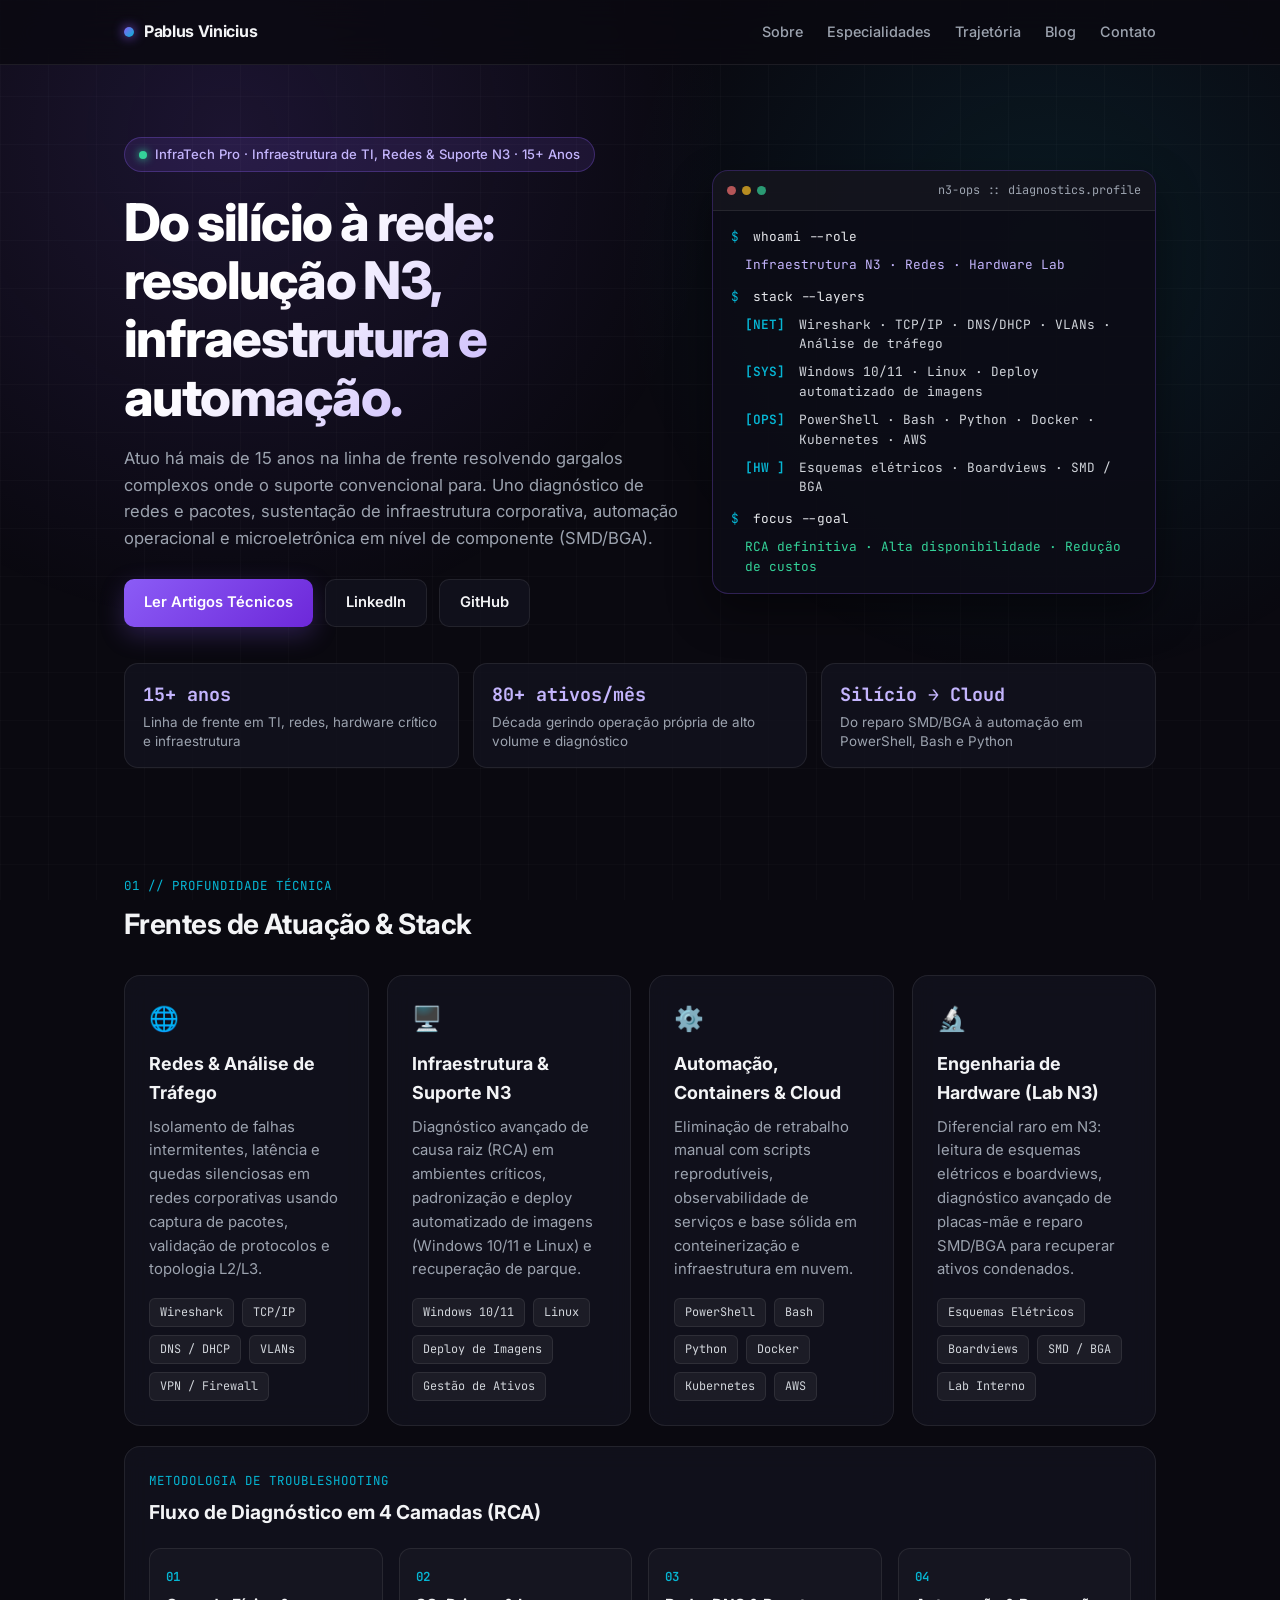
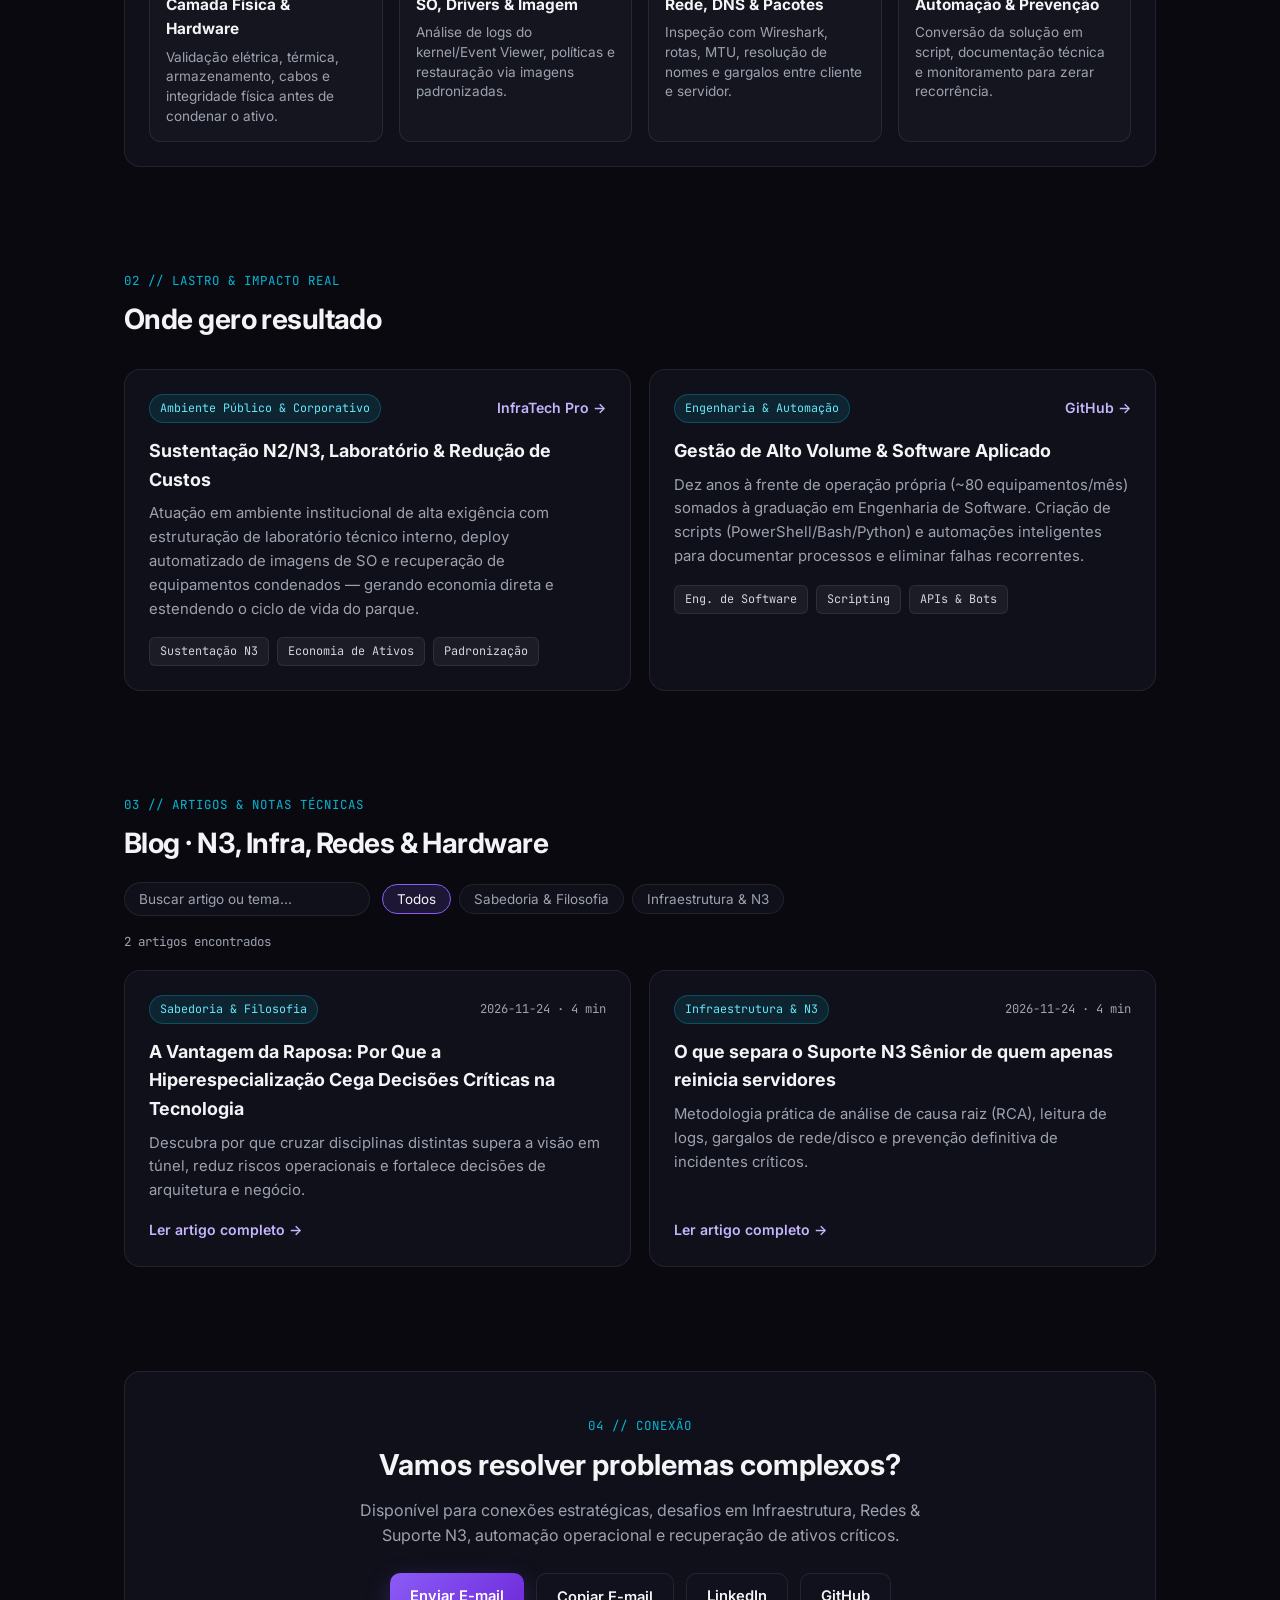
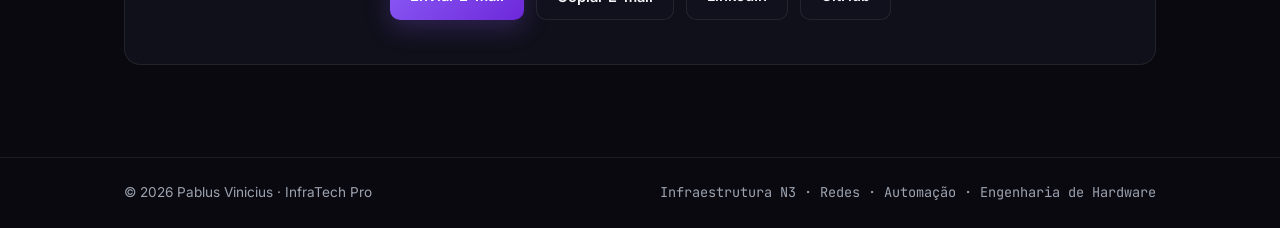
<file: index.html>
<!DOCTYPE html>
<html lang="pt-BR">
<head>
  <meta charset="UTF-8" />
  <meta name="viewport" content="width=device-width, initial-scale=1.0" />
  <title>Pablus Vinicius · Infraestrutura de TI, Redes &amp; Suporte N3</title>
  <meta name="description" content="Pablus Vinicius — Especialista em Infraestrutura de TI, Redes &amp; Suporte N3 com 15+ anos de experiência. Do silício à rede: Wireshark, Linux, Windows, PowerShell, Bash, Python, Docker/AWS e Engenharia de Hardware (SMD/BGA)." />
  <meta name="theme-color" content="#0a0910" />
  <link rel="canonical" href="https://pablusvinii.github.io/" />

  <!-- Open Graph / Social -->
  <meta property="og:type" content="website" />
  <meta property="og:locale" content="pt_BR" />
  <meta property="og:site_name" content="Pablus Vinicius · InfraTech Pro" />
  <meta property="og:title" content="Pablus Vinicius · Infraestrutura de TI, Redes &amp; Suporte N3" />
  <meta property="og:description" content="15+ anos resolvendo gargalos críticos do silício à rede: troubleshooting N3, análise de tráfego com Wireshark, automação operacional e engenharia de hardware." />
  <meta property="og:url" content="https://pablusvinii.github.io/" />
  <meta name="twitter:card" content="summary" />
  <meta name="twitter:title" content="Pablus Vinicius · Infraestrutura de TI, Redes &amp; Suporte N3" />
  <meta name="twitter:description" content="Do silício à rede: resolução N3, redes, automação e engenharia de hardware." />

  <link rel="icon" type="image/svg+xml" href="data:image/svg+xml,%3Csvg xmlns='http://www.w3.org/2000/svg' viewBox='0 0 64 64'%3E%3Crect width='64' height='64' rx='14' fill='%230a0910'/%3E%3Cpath d='M18 20h16a10 10 0 0 1 0 20H24v10h-6V20zm6 6v8h10a4 4 0 0 0 0-8H24z' fill='%238b5cf6'/%3E%3Ccircle cx='46' cy='46' r='5' fill='%2306b6d4'/%3E%3C/svg%3E" />
  <link rel="preconnect" href="https://fonts.googleapis.com" />
  <link rel="preconnect" href="https://fonts.gstatic.com" crossorigin />
  <link href="https://fonts.googleapis.com/css2?family=Inter:wght@400;500;600;700;800&family=JetBrains+Mono:wght@400;500;600&display=swap" rel="stylesheet" />
  <link rel="stylesheet" href="style.css" />
</head>
<body>
  <a href="#main-content" class="skip-link">Pular para o conteúdo</a>
  <div class="bg-glow" aria-hidden="true"></div>

  <header class="navbar">
    <div class="container nav-inner">
      <a href="#sobre" class="brand">
        <span class="brand-dot" aria-hidden="true"></span>
        <span>Pablus Vinicius</span>
      </a>
      <button
        type="button"
        class="nav-toggle"
        id="nav-toggle"
        aria-label="Abrir menu de navegação"
        aria-expanded="false"
        aria-controls="nav-menu"
      >
        <span></span>
        <span></span>
        <span></span>
      </button>
      <nav class="nav-links" id="nav-menu" aria-label="Navegação principal">
        <a href="#sobre">Sobre</a>
        <a href="#stack">Especialidades</a>
        <a href="#projetos">Trajetória</a>
        <a href="#blog">Blog</a>
        <a href="#contato">Contato</a>
      </nav>
    </div>
  </header>

  <main class="container" id="main-content">
    <!-- HERO -->
    <section class="hero" id="sobre">
      <div class="hero-grid">
        <div class="hero-copy">
          <div class="status-pill">
            <span class="pulse-dot" aria-hidden="true"></span>
            InfraTech Pro · Infraestrutura de TI, Redes &amp; Suporte N3 · 15+ Anos
          </div>
          <h1>Do silício à rede: resolução N3, infraestrutura e automação.</h1>
          <p class="hero-sub">
            Atuo há mais de 15 anos na linha de frente resolvendo gargalos complexos onde o suporte convencional para.
            Uno diagnóstico de redes e pacotes, sustentação de infraestrutura corporativa, automação operacional e
            microeletrônica em nível de componente (SMD/BGA).
          </p>
          <div class="hero-actions">
            <a href="#blog" class="btn btn-primary">Ler Artigos Técnicos</a>
            <a href="https://www.linkedin.com/in/pablusvinii/" target="_blank" rel="noopener noreferrer" class="btn btn-ghost">LinkedIn</a>
            <a href="https://github.com/PablusVinii" target="_blank" rel="noopener noreferrer" class="btn btn-ghost">GitHub</a>
          </div>
        </div>

        <aside class="infra-console" aria-label="Resumo técnico de atuação em infraestrutura e redes">
          <div class="console-bar">
            <div class="console-dots" aria-hidden="true">
              <span></span><span></span><span></span>
            </div>
            <span class="mono console-title">n3-ops :: diagnostics.profile</span>
          </div>
          <div class="console-body mono">
            <div class="console-line"><span class="prompt">$</span> whoami --role</div>
            <div class="console-out">Infraestrutura N3 · Redes · Hardware Lab</div>

            <div class="console-line"><span class="prompt">$</span> stack --layers</div>
            <div class="console-kv">
              <span class="kv-key">[NET]</span>
              <span>Wireshark · TCP/IP · DNS/DHCP · VLANs · Análise de tráfego</span>
            </div>
            <div class="console-kv">
              <span class="kv-key">[SYS]</span>
              <span>Windows 10/11 · Linux · Deploy automatizado de imagens</span>
            </div>
            <div class="console-kv">
              <span class="kv-key">[OPS]</span>
              <span>PowerShell · Bash · Python · Docker · Kubernetes · AWS</span>
            </div>
            <div class="console-kv">
              <span class="kv-key">[HW ]</span>
              <span>Esquemas elétricos · Boardviews · SMD / BGA</span>
            </div>

            <div class="console-line"><span class="prompt">$</span> focus --goal</div>
            <div class="console-out accent-out">RCA definitiva · Alta disponibilidade · Redução de custos</div>
          </div>
        </aside>
      </div>

      <div class="metrics-strip">
        <div class="metric-box">
          <span class="metric-value">15+ anos</span>
          <span class="metric-label">Linha de frente em TI, redes, hardware crítico e infraestrutura</span>
        </div>
        <div class="metric-box">
          <span class="metric-value">80+ ativos/mês</span>
          <span class="metric-label">Década gerindo operação própria de alto volume e diagnóstico</span>
        </div>
        <div class="metric-box">
          <span class="metric-value">Silício → Cloud</span>
          <span class="metric-label">Do reparo SMD/BGA à automação em PowerShell, Bash e Python</span>
        </div>
      </div>
    </section>

    <!-- STACK -->
    <section class="section" id="stack">
      <div class="section-header">
        <span class="section-kicker">01 // PROFUNDIDADE TÉCNICA</span>
        <h2>Frentes de Atuação &amp; Stack</h2>
      </div>
      <div class="stack-grid">
        <div class="card stack-card">
          <div class="card-icon" aria-hidden="true">🌐</div>
          <h3>Redes &amp; Análise de Tráfego</h3>
          <p>Isolamento de falhas intermitentes, latência e quedas silenciosas em redes corporativas usando captura de pacotes, validação de protocolos e topologia L2/L3.</p>
          <div class="tags">
            <span>Wireshark</span><span>TCP/IP</span><span>DNS / DHCP</span><span>VLANs</span><span>VPN / Firewall</span>
          </div>
        </div>
        <div class="card stack-card">
          <div class="card-icon" aria-hidden="true">🖥️</div>
          <h3>Infraestrutura &amp; Suporte N3</h3>
          <p>Diagnóstico avançado de causa raiz (RCA) em ambientes críticos, padronização e deploy automatizado de imagens (Windows 10/11 e Linux) e recuperação de parque.</p>
          <div class="tags">
            <span>Windows 10/11</span><span>Linux</span><span>Deploy de Imagens</span><span>Gestão de Ativos</span>
          </div>
        </div>
        <div class="card stack-card">
          <div class="card-icon" aria-hidden="true">⚙️</div>
          <h3>Automação, Containers &amp; Cloud</h3>
          <p>Eliminação de retrabalho manual com scripts reprodutíveis, observabilidade de serviços e base sólida em conteinerização e infraestrutura em nuvem.</p>
          <div class="tags">
            <span>PowerShell</span><span>Bash</span><span>Python</span><span>Docker</span><span>Kubernetes</span><span>AWS</span>
          </div>
        </div>
        <div class="card stack-card">
          <div class="card-icon" aria-hidden="true">🔬</div>
          <h3>Engenharia de Hardware (Lab N3)</h3>
          <p>Diferencial raro em N3: leitura de esquemas elétricos e boardviews, diagnóstico avançado de placas-mãe e reparo SMD/BGA para recuperar ativos condenados.</p>
          <div class="tags">
            <span>Esquemas Elétricos</span><span>Boardviews</span><span>SMD / BGA</span><span>Lab Interno</span>
          </div>
        </div>
      </div>

      <!-- METODOLOGIA N3 -->
      <div class="rca-panel card">
        <div class="rca-header">
          <span class="section-kicker">METODOLOGIA DE TROUBLESHOOTING</span>
          <h3>Fluxo de Diagnóstico em 4 Camadas (RCA)</h3>
        </div>
        <div class="rca-grid">
          <div class="rca-step">
            <span class="rca-num mono">01</span>
            <h4>Camada Física &amp; Hardware</h4>
            <p>Validação elétrica, térmica, armazenamento, cabos e integridade física antes de condenar o ativo.</p>
          </div>
          <div class="rca-step">
            <span class="rca-num mono">02</span>
            <h4>SO, Drivers &amp; Imagem</h4>
            <p>Análise de logs do kernel/Event Viewer, políticas e restauração via imagens padronizadas.</p>
          </div>
          <div class="rca-step">
            <span class="rca-num mono">03</span>
            <h4>Rede, DNS &amp; Pacotes</h4>
            <p>Inspeção com Wireshark, rotas, MTU, resolução de nomes e gargalos entre cliente e servidor.</p>
          </div>
          <div class="rca-step">
            <span class="rca-num mono">04</span>
            <h4>Automação &amp; Prevenção</h4>
            <p>Conversão da solução em script, documentação técnica e monitoramento para zerar recorrência.</p>
          </div>
        </div>
      </div>
    </section>

    <!-- TRAJETÓRIA & IMPACTO -->
    <section class="section" id="projetos">
      <div class="section-header">
        <span class="section-kicker">02 // LASTRO &amp; IMPACTO REAL</span>
        <h2>Onde gero resultado</h2>
      </div>
      <div class="projects-grid">
        <article class="card project-card">
          <div class="project-top">
            <span class="project-badge">Ambiente Público &amp; Corporativo</span>
            <a href="https://www.linkedin.com/company/infratech-pro/" target="_blank" rel="noopener noreferrer" class="project-link">InfraTech Pro →</a>
          </div>
          <h3>Sustentação N2/N3, Laboratório &amp; Redução de Custos</h3>
          <p>Atuação em ambiente institucional de alta exigência com estruturação de laboratório técnico interno, deploy automatizado de imagens de SO e recuperação de equipamentos condenados — gerando economia direta e estendendo o ciclo de vida do parque.</p>
          <div class="tags">
            <span>Sustentação N3</span><span>Economia de Ativos</span><span>Padronização</span>
          </div>
        </article>

        <article class="card project-card">
          <div class="project-top">
            <span class="project-badge">Engenharia &amp; Automação</span>
            <a href="https://github.com/PablusVinii/autoinsta" target="_blank" rel="noopener noreferrer" class="project-link">GitHub →</a>
          </div>
          <h3>Gestão de Alto Volume &amp; Software Aplicado</h3>
          <p>Dez anos à frente de operação própria (~80 equipamentos/mês) somados à graduação em Engenharia de Software. Criação de scripts (PowerShell/Bash/Python) e automações inteligentes para documentar processos e eliminar falhas recorrentes.</p>
          <div class="tags">
            <span>Eng. de Software</span><span>Scripting</span><span>APIs &amp; Bots</span>
          </div>
        </article>
      </div>
    </section>

    <!-- BLOG -->
    <section class="section" id="blog">
      <div class="section-header blog-header">
        <div>
          <span class="section-kicker">03 // ARTIGOS &amp; NOTAS TÉCNICAS</span>
          <h2>Blog · N3, Infra, Redes &amp; Hardware</h2>
        </div>
        <div class="blog-controls">
          <div class="search-wrap">
            <label for="blog-search" class="sr-only">Buscar artigos</label>
            <input
              type="search"
              id="blog-search"
              class="blog-search"
              placeholder="Buscar artigo ou tema..."
              autocomplete="off"
            />
          </div>
          <div class="filter-bar" id="blog-filters" role="group" aria-label="Filtrar artigos por categoria">
            <button type="button" class="filter-btn active" data-cat="all" aria-pressed="true">Todos</button>
          </div>
        </div>
      </div>

      <p class="blog-count mono" id="blog-count" aria-live="polite"></p>

      <div class="blog-grid" id="blog-list">
        <div class="card loading-card">Carregando artigos...</div>
      </div>
    </section>

    <!-- CONTATO -->
    <section class="section contact-section" id="contato">
      <div class="card contact-card">
        <span class="section-kicker">04 // CONEXÃO</span>
        <h2>Vamos resolver problemas complexos?</h2>
        <p>Disponível para conexões estratégicas, desafios em Infraestrutura, Redes &amp; Suporte N3, automação operacional e recuperação de ativos críticos.</p>
        <div class="hero-actions">
          <a href="mailto:pablus.vinicius@live.com" class="btn btn-primary">Enviar E-mail</a>
          <button type="button" class="btn btn-ghost" id="copy-email-btn" data-email="pablus.vinicius@live.com">Copiar E-mail</button>
          <a href="https://www.linkedin.com/in/pablusvinii/" target="_blank" rel="noopener noreferrer" class="btn btn-ghost">LinkedIn</a>
          <a href="https://github.com/PablusVinii" target="_blank" rel="noopener noreferrer" class="btn btn-ghost">GitHub</a>
        </div>
      </div>
    </section>
  </main>

  <footer class="footer">
    <div class="container footer-inner">
      <span>© 2026 Pablus Vinicius · InfraTech Pro</span>
      <span class="mono">Infraestrutura N3 · Redes · Automação · Engenharia de Hardware</span>
    </div>
  </footer>

  <script>
    // Menu mobile
    (function setupNav() {
      const toggle = document.getElementById('nav-toggle');
      const menu = document.getElementById('nav-menu');
      if (!toggle || !menu) return;

      toggle.addEventListener('click', () => {
        const isOpen = menu.classList.toggle('is-open');
        toggle.setAttribute('aria-expanded', String(isOpen));
      });

      menu.querySelectorAll('a').forEach(link => {
        link.addEventListener('click', () => {
          menu.classList.remove('is-open');
          toggle.setAttribute('aria-expanded', 'false');
        });
      });
    })();

    // Copiar e-mail com feedback
    (function setupCopyEmail() {
      const btn = document.getElementById('copy-email-btn');
      if (!btn || !navigator.clipboard) return;
      btn.addEventListener('click', async () => {
        const email = btn.dataset.email;
        const original = btn.textContent;
        try {
          await navigator.clipboard.writeText(email);
          btn.textContent = 'E-mail copiado!';
          setTimeout(() => { btn.textContent = original; }, 2200);
        } catch {
          btn.textContent = email;
        }
      });
    })();

    function escapeHtml(str) {
      return String(str ?? '').replace(/[&<>"']/g, s => ({
        '&': '&amp;', '<': '&lt;', '>': '&gt;', '"': '&quot;', "'": '&#39;'
      }[s]));
    }

    async function loadBlog() {
      const container = document.getElementById('blog-list');
      const filterBar = document.getElementById('blog-filters');
      const searchInput = document.getElementById('blog-search');
      const countEl = document.getElementById('blog-count');

      try {
        const res = await fetch('posts/index.json?t=' + Date.now());
        if (!res.ok) throw new Error('Falha ao carregar posts');
        const posts = await res.json();

        if (!Array.isArray(posts) || !posts.length) {
          countEl.textContent = '';
          container.innerHTML = '<div class="card">Nenhum artigo publicado ainda.</div>';
          return;
        }

        const cats = [...new Set(posts.map(p => p.category).filter(Boolean))];
        cats.forEach(cat => {
          const btn = document.createElement('button');
          btn.type = 'button';
          btn.className = 'filter-btn';
          btn.dataset.cat = cat;
          btn.setAttribute('aria-pressed', 'false');
          btn.textContent = cat;
          filterBar.appendChild(btn);
        });

        let activeCat = 'all';
        let queryText = '';

        function render() {
          const q = queryText.trim().toLowerCase();
          const filtered = posts.filter(p => {
            const matchCat = activeCat === 'all' || p.category === activeCat;
            if (!matchCat) return false;
            if (!q) return true;
            const hay = `${p.title || ''} ${p.excerpt || ''} ${p.category || ''}`.toLowerCase();
            return hay.includes(q);
          });

          countEl.textContent = `${filtered.length} ${filtered.length === 1 ? 'artigo encontrado' : 'artigos encontrados'}`;

          if (!filtered.length) {
            container.innerHTML = '<div class="card">Nenhum artigo corresponde ao filtro atual.</div>';
            return;
          }

          container.innerHTML = filtered.map(post => `
            <a href="post.html?slug=${encodeURIComponent(post.slug || '')}" class="card blog-card">
              ${post.cover ? `<img src="${escapeHtml(post.cover)}" alt="${escapeHtml(post.title)}" class="blog-card-cover" loading="lazy" />` : ''}
              <div class="blog-meta">
                <span class="project-badge">${escapeHtml(post.category || 'Infraestrutura')}</span>
                <span class="mono date-text">${escapeHtml(post.date || '')} · ${escapeHtml(post.readTime || '3 min')}</span>
              </div>
              <h3>${escapeHtml(post.title)}</h3>
              <p>${escapeHtml(post.excerpt || '')}</p>
              <span class="read-more">Ler artigo completo →</span>
            </a>
          `).join('');
        }

        filterBar.addEventListener('click', (e) => {
          const btn = e.target.closest('.filter-btn');
          if (!btn) return;
          filterBar.querySelectorAll('.filter-btn').forEach(b => {
            b.classList.remove('active');
            b.setAttribute('aria-pressed', 'false');
          });
          btn.classList.add('active');
          btn.setAttribute('aria-pressed', 'true');
          activeCat = btn.dataset.cat || 'all';
          render();
        });

        if (searchInput) {
          searchInput.addEventListener('input', (e) => {
            queryText = e.target.value || '';
            render();
          });
        }

        render();
      } catch (err) {
        countEl.textContent = '';
        container.innerHTML = '<div class="card">Não foi possível carregar os artigos no momento.</div>';
      }
    }

    loadBlog();
  </script>
</body>
</html>
</file>
<file: style.css>
:root {
  --bg: #0a0910;
  --surface: rgba(20, 19, 32, 0.74);
  --surface-hover: rgba(30, 28, 48, 0.92);
  --border: rgba(255, 255, 255, 0.08);
  --border-hover: rgba(139, 92, 246, 0.45);
  --text: #f3f4f6;
  --muted: #9ca3af;
  --accent: #8b5cf6;
  --accent-2: #06b6d4;
}

* {
  box-sizing: border-box;
  margin: 0;
  padding: 0;
}

html {
  scroll-behavior: smooth;
}

body {
  font-family: 'Inter', -apple-system, BlinkMacSystemFont, sans-serif;
  background-color: var(--bg);
  color: var(--text);
  line-height: 1.6;
  min-height: 100vh;
  overflow-x: hidden;
}

:focus-visible {
  outline: 2px solid var(--accent-2);
  outline-offset: 3px;
}

.sr-only {
  position: absolute;
  width: 1px;
  height: 1px;
  padding: 0;
  margin: -1px;
  overflow: hidden;
  clip: rect(0, 0, 0, 0);
  white-space: nowrap;
  border: 0;
}

.skip-link {
  position: absolute;
  left: -9999px;
  top: 12px;
  z-index: 100;
  background: var(--accent);
  color: #fff;
  padding: 8px 14px;
  border-radius: 8px;
  font-size: 0.85rem;
  font-weight: 600;
  text-decoration: none;
}

.skip-link:focus {
  left: 16px;
}

.bg-glow {
  position: fixed;
  inset: 0;
  pointer-events: none;
  z-index: -1;
  background:
    radial-gradient(circle at 18% 15%, rgba(139, 92, 246, 0.14), transparent 38%),
    radial-gradient(circle at 82% 28%, rgba(6, 182, 212, 0.10), transparent 35%),
    linear-gradient(to bottom, rgba(255, 255, 255, 0.02) 1px, transparent 1px),
    linear-gradient(to right, rgba(255, 255, 255, 0.02) 1px, transparent 1px);
  background-size: 100% 100%, 100% 100%, 48px 48px, 48px 48px;
}

.mono {
  font-family: 'JetBrains Mono', monospace;
}

.container {
  max-width: 1080px;
  margin: 0 auto;
  padding: 0 24px;
}

/* NAVBAR */
.navbar {
  position: sticky;
  top: 0;
  z-index: 50;
  backdrop-filter: blur(16px);
  background: rgba(10, 9, 16, 0.82);
  border-bottom: 1px solid var(--border);
}

.nav-inner {
  display: flex;
  align-items: center;
  justify-content: space-between;
  min-height: 64px;
  position: relative;
}

.brand {
  display: inline-flex;
  align-items: center;
  gap: 10px;
  color: var(--text);
  text-decoration: none;
  font-weight: 700;
  font-size: 1rem;
  letter-spacing: -0.02em;
}

.brand-dot {
  width: 10px;
  height: 10px;
  border-radius: 50%;
  background: linear-gradient(135deg, var(--accent), var(--accent-2));
  box-shadow: 0 0 12px var(--accent);
}

.nav-links {
  display: flex;
  gap: 24px;
}

.nav-links a {
  color: var(--muted);
  text-decoration: none;
  font-size: 0.9rem;
  font-weight: 500;
  transition: color 0.2s;
}

.nav-links a:hover {
  color: var(--text);
}

.nav-toggle {
  display: none;
  flex-direction: column;
  justify-content: center;
  gap: 5px;
  width: 38px;
  height: 38px;
  padding: 8px;
  background: var(--surface);
  border: 1px solid var(--border);
  border-radius: 10px;
  cursor: pointer;
}

.nav-toggle span {
  display: block;
  width: 100%;
  height: 2px;
  background: var(--text);
  border-radius: 2px;
}

/* HERO */
.hero {
  padding: 72px 0 56px;
}

.hero-grid {
  display: grid;
  grid-template-columns: minmax(0, 1.2fr) minmax(0, 0.95fr);
  gap: 28px;
  align-items: center;
}

.status-pill {
  display: inline-flex;
  align-items: center;
  gap: 8px;
  padding: 6px 14px;
  border-radius: 999px;
  background: rgba(139, 92, 246, 0.12);
  border: 1px solid rgba(139, 92, 246, 0.3);
  color: #c4b5fd;
  font-size: 0.82rem;
  font-weight: 500;
  margin-bottom: 22px;
}

.pulse-dot {
  width: 8px;
  height: 8px;
  border-radius: 50%;
  background: #34d399;
  box-shadow: 0 0 8px #34d399;
  flex-shrink: 0;
}

.hero h1 {
  font-size: clamp(2rem, 4.3vw, 3.25rem);
  font-weight: 800;
  line-height: 1.12;
  letter-spacing: -0.03em;
  margin-bottom: 18px;
  background: linear-gradient(135deg, #ffffff 30%, #a78bfa 100%);
  -webkit-background-clip: text;
  -webkit-text-fill-color: transparent;
}

.hero-sub {
  font-size: 1.04rem;
  color: var(--muted);
  max-width: 620px;
  margin-bottom: 28px;
}

.hero-actions {
  display: flex;
  flex-wrap: wrap;
  gap: 12px;
}

.btn {
  display: inline-flex;
  align-items: center;
  justify-content: center;
  padding: 11px 20px;
  border-radius: 10px;
  font-family: inherit;
  font-size: 0.92rem;
  font-weight: 600;
  text-decoration: none;
  transition: transform 0.15s, border-color 0.2s, background 0.2s;
  cursor: pointer;
  border: none;
}

.btn:hover {
  transform: translateY(-1px);
}

.btn-primary {
  background: linear-gradient(135deg, var(--accent), #6d28d9);
  color: #fff;
  box-shadow: 0 8px 24px rgba(139, 92, 246, 0.25);
}

.btn-ghost {
  background: var(--surface);
  color: var(--text);
  border: 1px solid var(--border);
}

.btn-ghost:hover {
  border-color: var(--border-hover);
}

/* INFRA TERMINAL CONSOLE */
.infra-console {
  background: rgba(13, 12, 22, 0.92);
  border: 1px solid rgba(139, 92, 246, 0.28);
  border-radius: 16px;
  overflow: hidden;
  box-shadow: 0 18px 44px rgba(0, 0, 0, 0.45);
}

.console-bar {
  display: flex;
  align-items: center;
  justify-content: space-between;
  padding: 10px 14px;
  background: rgba(255, 255, 255, 0.03);
  border-bottom: 1px solid var(--border);
}

.console-dots {
  display: flex;
  gap: 6px;
}

.console-dots span {
  width: 9px;
  height: 9px;
  border-radius: 50%;
  background: rgba(255, 255, 255, 0.18);
}

.console-dots span:nth-child(1) { background: rgba(248, 113, 113, 0.7); }
.console-dots span:nth-child(2) { background: rgba(251, 191, 36, 0.7); }
.console-dots span:nth-child(3) { background: rgba(52, 211, 153, 0.7); }

.console-title {
  font-size: 0.74rem;
  color: var(--muted);
}

.console-body {
  padding: 16px 18px;
  font-size: 0.8rem;
  line-height: 1.55;
  display: flex;
  flex-direction: column;
  gap: 8px;
}

.console-line {
  color: #e5e7eb;
  margin-top: 4px;
}

.console-line:first-child {
  margin-top: 0;
}

.prompt {
  color: var(--accent-2);
  margin-right: 6px;
}

.console-out {
  color: #c4b5fd;
  padding-left: 14px;
}

.accent-out {
  color: #34d399;
}

.console-kv {
  display: grid;
  grid-template-columns: 46px 1fr;
  gap: 8px;
  padding-left: 14px;
  color: #d1d5db;
}

.kv-key {
  color: var(--accent-2);
  font-weight: 600;
}

.metrics-strip {
  display: grid;
  grid-template-columns: repeat(auto-fit, minmax(220px, 1fr));
  gap: 14px;
  margin-top: 36px;
}

.metric-box {
  background: var(--surface);
  border: 1px solid var(--border);
  border-radius: 14px;
  padding: 16px 18px;
  display: flex;
  flex-direction: column;
  gap: 4px;
}

.metric-value {
  font-family: 'JetBrains Mono', monospace;
  font-size: 1.15rem;
  font-weight: 700;
  color: #c4b5fd;
}

.metric-label {
  font-size: 0.84rem;
  color: var(--muted);
  line-height: 1.4;
}

/* SECTIONS */
.section {
  padding: 52px 0;
}

.section-header {
  margin-bottom: 28px;
}

.section-kicker {
  display: block;
  font-family: 'JetBrains Mono', monospace;
  font-size: 0.78rem;
  color: var(--accent-2);
  letter-spacing: 0.08em;
  margin-bottom: 6px;
}

.section-header h2 {
  font-size: 1.75rem;
  font-weight: 700;
  letter-spacing: -0.02em;
}

/* CARDS */
.card {
  background: var(--surface);
  border: 1px solid var(--border);
  border-radius: 16px;
  padding: 24px;
  backdrop-filter: blur(12px);
  transition: border-color 0.2s, transform 0.2s, background 0.2s;
}

.stack-grid {
  display: grid;
  grid-template-columns: repeat(auto-fit, minmax(240px, 1fr));
  gap: 18px;
}

.projects-grid {
  display: grid;
  grid-template-columns: repeat(auto-fit, minmax(300px, 1fr));
  gap: 18px;
}

.card-icon {
  font-size: 1.5rem;
  margin-bottom: 12px;
}

.stack-card h3,
.project-card h3,
.blog-card h3 {
  font-size: 1.12rem;
  font-weight: 700;
  margin-bottom: 8px;
  color: var(--text);
}

.stack-card p,
.project-card p,
.blog-card p {
  color: var(--muted);
  font-size: 0.93rem;
  margin-bottom: 16px;
}

.tags {
  display: flex;
  flex-wrap: wrap;
  gap: 8px;
}

.tags span {
  font-family: 'JetBrains Mono', monospace;
  font-size: 0.74rem;
  padding: 4px 10px;
  border-radius: 6px;
  background: rgba(255, 255, 255, 0.05);
  border: 1px solid var(--border);
  color: #d1d5db;
}

/* RCA METHODOLOGY */
.rca-panel {
  margin-top: 20px;
}

.rca-header {
  margin-bottom: 20px;
}

.rca-header h3 {
  font-size: 1.2rem;
  font-weight: 700;
}

.rca-grid {
  display: grid;
  grid-template-columns: repeat(auto-fit, minmax(200px, 1fr));
  gap: 16px;
}

.rca-step {
  padding: 14px 16px;
  border-radius: 12px;
  background: rgba(255, 255, 255, 0.025);
  border: 1px solid var(--border);
}

.rca-num {
  display: inline-block;
  font-size: 0.78rem;
  font-weight: 600;
  color: var(--accent-2);
  margin-bottom: 6px;
}

.rca-step h4 {
  font-size: 0.96rem;
  font-weight: 700;
  margin-bottom: 6px;
  color: var(--text);
}

.rca-step p {
  font-size: 0.85rem;
  color: var(--muted);
  line-height: 1.45;
}

.project-top {
  display: flex;
  align-items: center;
  justify-content: space-between;
  gap: 10px;
  margin-bottom: 14px;
}

.project-badge {
  font-family: 'JetBrains Mono', monospace;
  font-size: 0.73rem;
  padding: 4px 10px;
  border-radius: 999px;
  background: rgba(6, 182, 212, 0.12);
  border: 1px solid rgba(6, 182, 212, 0.3);
  color: #67e8f9;
}

.project-link {
  color: #c4b5fd;
  text-decoration: none;
  font-size: 0.88rem;
  font-weight: 600;
}

.project-link:hover {
  text-decoration: underline;
}

/* BLOG */
.blog-header {
  display: flex;
  flex-wrap: wrap;
  align-items: flex-end;
  justify-content: space-between;
  gap: 16px;
}

.blog-controls {
  display: flex;
  flex-wrap: wrap;
  align-items: center;
  gap: 12px;
}

.blog-search {
  background: var(--surface);
  border: 1px solid var(--border);
  color: var(--text);
  padding: 8px 14px;
  border-radius: 999px;
  font-family: inherit;
  font-size: 0.85rem;
  min-width: 220px;
  transition: border-color 0.2s;
}

.blog-search::placeholder {
  color: var(--muted);
}

.blog-search:focus {
  border-color: var(--accent);
  outline: none;
}

.filter-bar {
  display: flex;
  flex-wrap: wrap;
  gap: 8px;
}

.filter-btn {
  background: var(--surface);
  border: 1px solid var(--border);
  color: var(--muted);
  padding: 6px 14px;
  border-radius: 999px;
  font-family: inherit;
  font-size: 0.84rem;
  cursor: pointer;
  transition: all 0.2s;
}

.filter-btn.active,
.filter-btn:hover {
  color: var(--text);
  border-color: var(--accent);
  background: rgba(139, 92, 246, 0.16);
}

.blog-count {
  font-size: 0.78rem;
  color: var(--muted);
  margin: -12px 0 18px;
}

.blog-grid {
  display: grid;
  grid-template-columns: repeat(auto-fit, minmax(300px, 1fr));
  gap: 18px;
}

.blog-card {
  display: flex;
  flex-direction: column;
  text-decoration: none;
}

.blog-card:hover {
  border-color: var(--border-hover);
  background: var(--surface-hover);
  transform: translateY(-2px);
}

.blog-meta {
  display: flex;
  align-items: center;
  justify-content: space-between;
  flex-wrap: wrap;
  gap: 8px;
  margin-bottom: 14px;
}

.date-text {
  font-size: 0.76rem;
  color: var(--muted);
}

.read-more {
  margin-top: auto;
  font-size: 0.88rem;
  font-weight: 600;
  color: #c4b5fd;
}

.blog-card-cover {
  width: 100%;
  aspect-ratio: 16 / 9;
  object-fit: cover;
  border-radius: 10px;
  margin-bottom: 14px;
  border: 1px solid var(--border);
}

.article-cover {
  width: 100%;
  aspect-ratio: 16 / 9;
  object-fit: cover;
  border-radius: 14px;
  margin-bottom: 22px;
  border: 1px solid var(--border);
}

/* POST READER */
.article-wrap {
  max-width: 780px;
  margin: 0 auto;
  padding: 44px 0 80px;
}

.article-topbar {
  display: flex;
  align-items: center;
  justify-content: space-between;
  gap: 12px;
  margin-bottom: 24px;
}

.back-link {
  display: inline-flex;
  align-items: center;
  gap: 6px;
  color: var(--muted);
  text-decoration: none;
  font-size: 0.9rem;
}

.back-link:hover {
  color: var(--text);
}

.copy-link-btn {
  background: var(--surface);
  border: 1px solid var(--border);
  color: var(--muted);
  padding: 6px 12px;
  border-radius: 8px;
  font-size: 0.76rem;
  cursor: pointer;
  transition: color 0.2s, border-color 0.2s;
}

.copy-link-btn:hover {
  color: var(--text);
  border-color: var(--border-hover);
}

.article-header h1 {
  font-size: clamp(1.8rem, 4vw, 2.55rem);
  line-height: 1.18;
  letter-spacing: -0.025em;
  margin: 14px 0 12px;
}

.article-lead {
  color: var(--muted);
  font-size: 1.02rem;
  line-height: 1.6;
}

.article-body {
  margin-top: 28px;
  font-size: 1.04rem;
  line-height: 1.8;
  color: #e5e7eb;
}

.article-body h2,
.article-body h3 {
  color: #fff;
  margin: 32px 0 12px;
  letter-spacing: -0.015em;
}

.article-body p {
  margin-bottom: 18px;
}

.article-body ul,
.article-body ol {
  margin: 0 0 20px 24px;
}

.article-body li {
  margin-bottom: 8px;
}

.article-body blockquote {
  border-left: 3px solid var(--accent);
  padding: 10px 18px;
  background: rgba(139, 92, 246, 0.08);
  border-radius: 0 10px 10px 0;
  margin: 20px 0;
  color: #d1d5db;
}

.article-body code {
  font-family: 'JetBrains Mono', monospace;
  font-size: 0.88em;
  background: rgba(255, 255, 255, 0.08);
  padding: 2px 6px;
  border-radius: 5px;
}

.code-block-wrap {
  position: relative;
  margin: 20px 0;
}

.article-body pre {
  font-family: 'JetBrains Mono', monospace;
  font-size: 0.88rem;
  line-height: 1.55;
  background: #11101b;
  border: 1px solid var(--border);
  padding: 16px;
  border-radius: 12px;
  overflow-x: auto;
  margin: 20px 0;
}

.code-block-wrap pre {
  margin: 0;
  padding-top: 38px;
}

.article-body pre code {
  background: transparent;
  padding: 0;
  border-radius: 0;
  font-size: inherit;
}

.copy-code-btn {
  position: absolute;
  top: 8px;
  right: 8px;
  background: rgba(255, 255, 255, 0.06);
  border: 1px solid var(--border);
  color: var(--muted);
  padding: 3px 10px;
  border-radius: 6px;
  font-size: 0.72rem;
  cursor: pointer;
}

.copy-code-btn:hover {
  color: var(--text);
  border-color: var(--border-hover);
}

.post-nav {
  display: grid;
  grid-template-columns: repeat(auto-fit, minmax(240px, 1fr));
  gap: 14px;
  margin-top: 22px;
}

.post-nav-card {
  display: flex;
  flex-direction: column;
  gap: 6px;
  text-decoration: none;
  padding: 18px 20px;
}

.post-nav-card strong {
  color: var(--text);
  font-size: 0.94rem;
  line-height: 1.4;
}

.post-nav-card:hover {
  border-color: var(--border-hover);
  background: var(--surface-hover);
}

.post-nav-next {
  text-align: right;
}

/* CONTACT & FOOTER */
.contact-card {
  text-align: center;
  padding: 44px 24px;
}

.contact-card h2 {
  font-size: 1.8rem;
  margin-bottom: 10px;
}

.contact-card p {
  color: var(--muted);
  max-width: 560px;
  margin: 0 auto 24px;
}

.contact-card .hero-actions {
  justify-content: center;
}

.footer {
  border-top: 1px solid var(--border);
  padding: 24px 0;
  margin-top: 40px;
}

.footer-inner {
  display: flex;
  flex-wrap: wrap;
  justify-content: space-between;
  gap: 12px;
  color: var(--muted);
  font-size: 0.85rem;
}

.footer-link {
  color: var(--muted);
  text-decoration: none;
}

.footer-link:hover {
  color: var(--text);
}

.muted {
  color: var(--muted);
}

@media (max-width: 900px) {
  .hero-grid {
    grid-template-columns: 1fr;
  }
}

@media (max-width: 640px) {
  .nav-toggle {
    display: flex;
  }

  .nav-links {
    display: none;
    position: absolute;
    top: 64px;
    left: 0;
    right: 0;
    flex-direction: column;
    gap: 0;
    background: rgba(12, 11, 20, 0.97);
    border: 1px solid var(--border);
    border-radius: 14px;
    padding: 8px 0;
    box-shadow: 0 16px 36px rgba(0, 0, 0, 0.45);
  }

  .nav-links.is-open {
    display: flex;
  }

  .nav-links a {
    padding: 12px 18px;
  }

  .hero {
    padding: 48px 0 36px;
  }

  .post-nav-next {
    text-align: left;
  }
}

@media (prefers-reduced-motion: reduce) {
  html {
    scroll-behavior: auto;
  }
  *, *::before, *::after {
    transition: none !important;
  }
}
</file>
